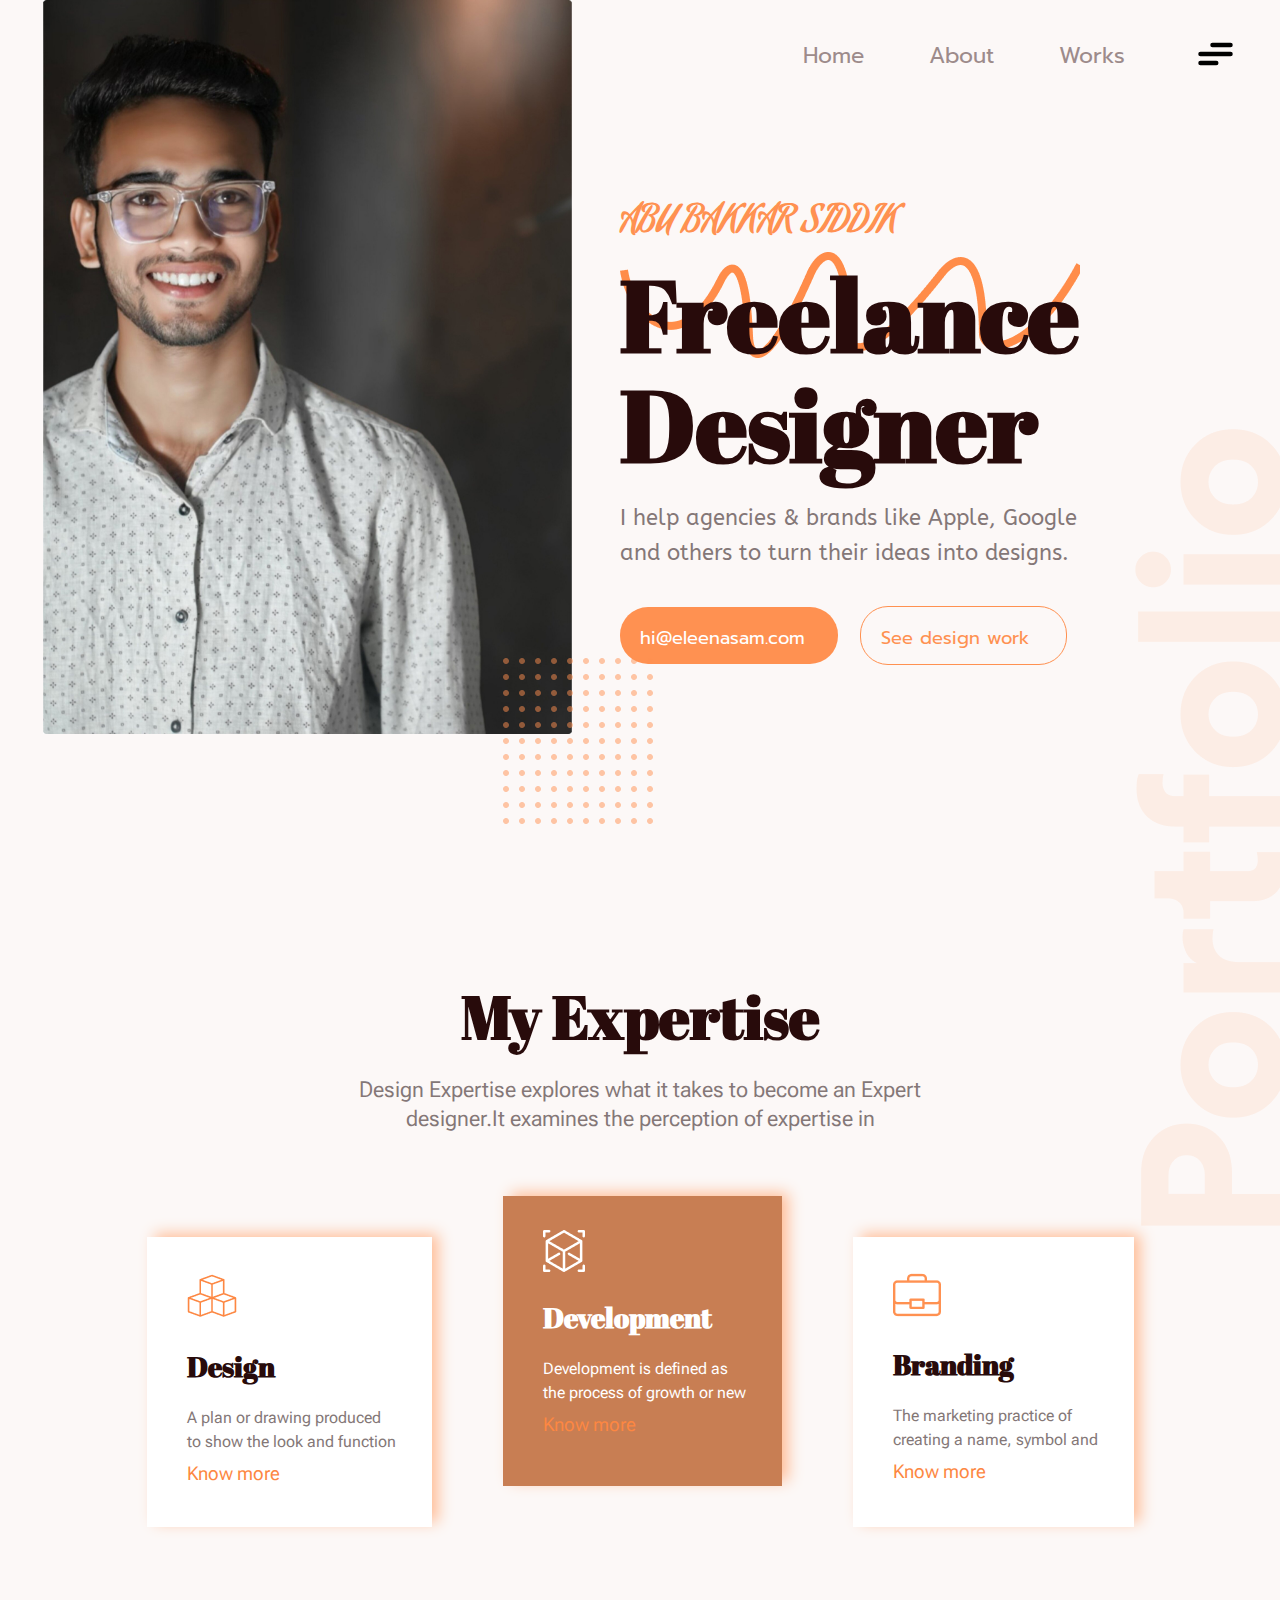
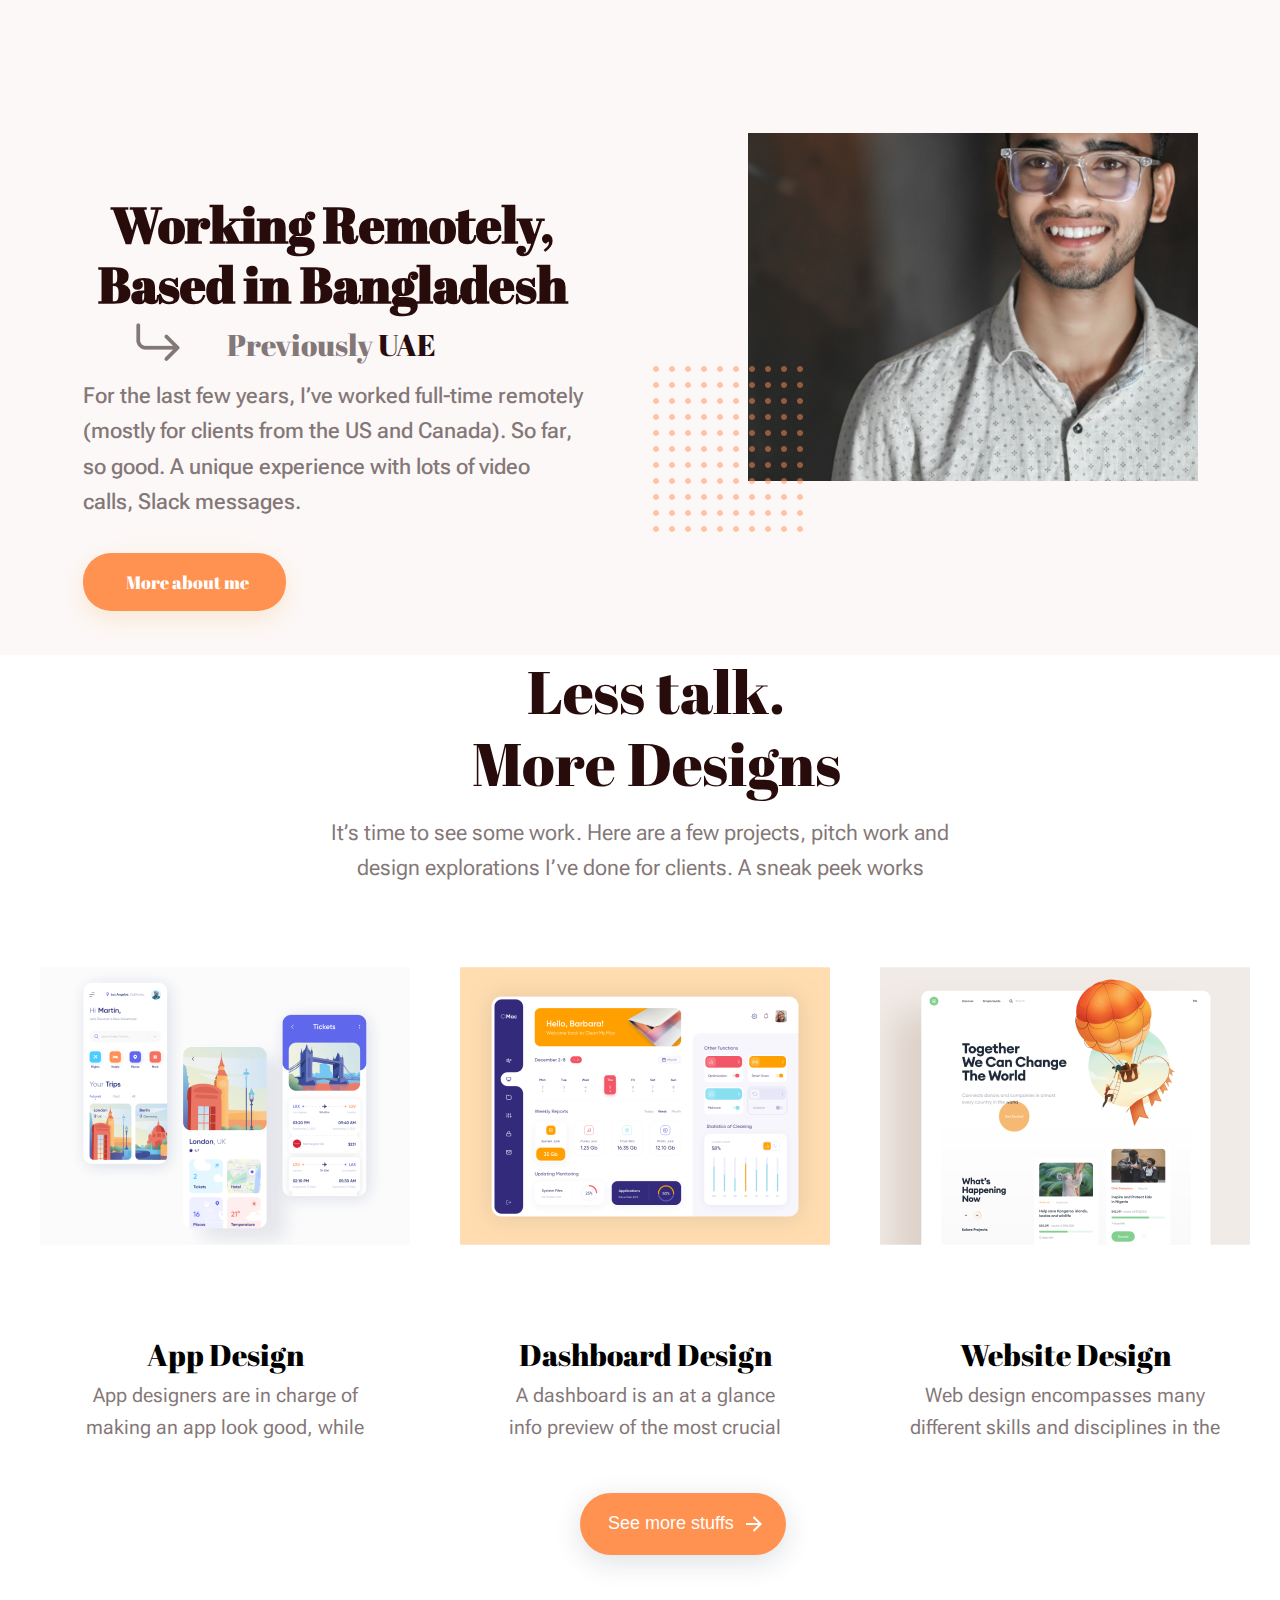
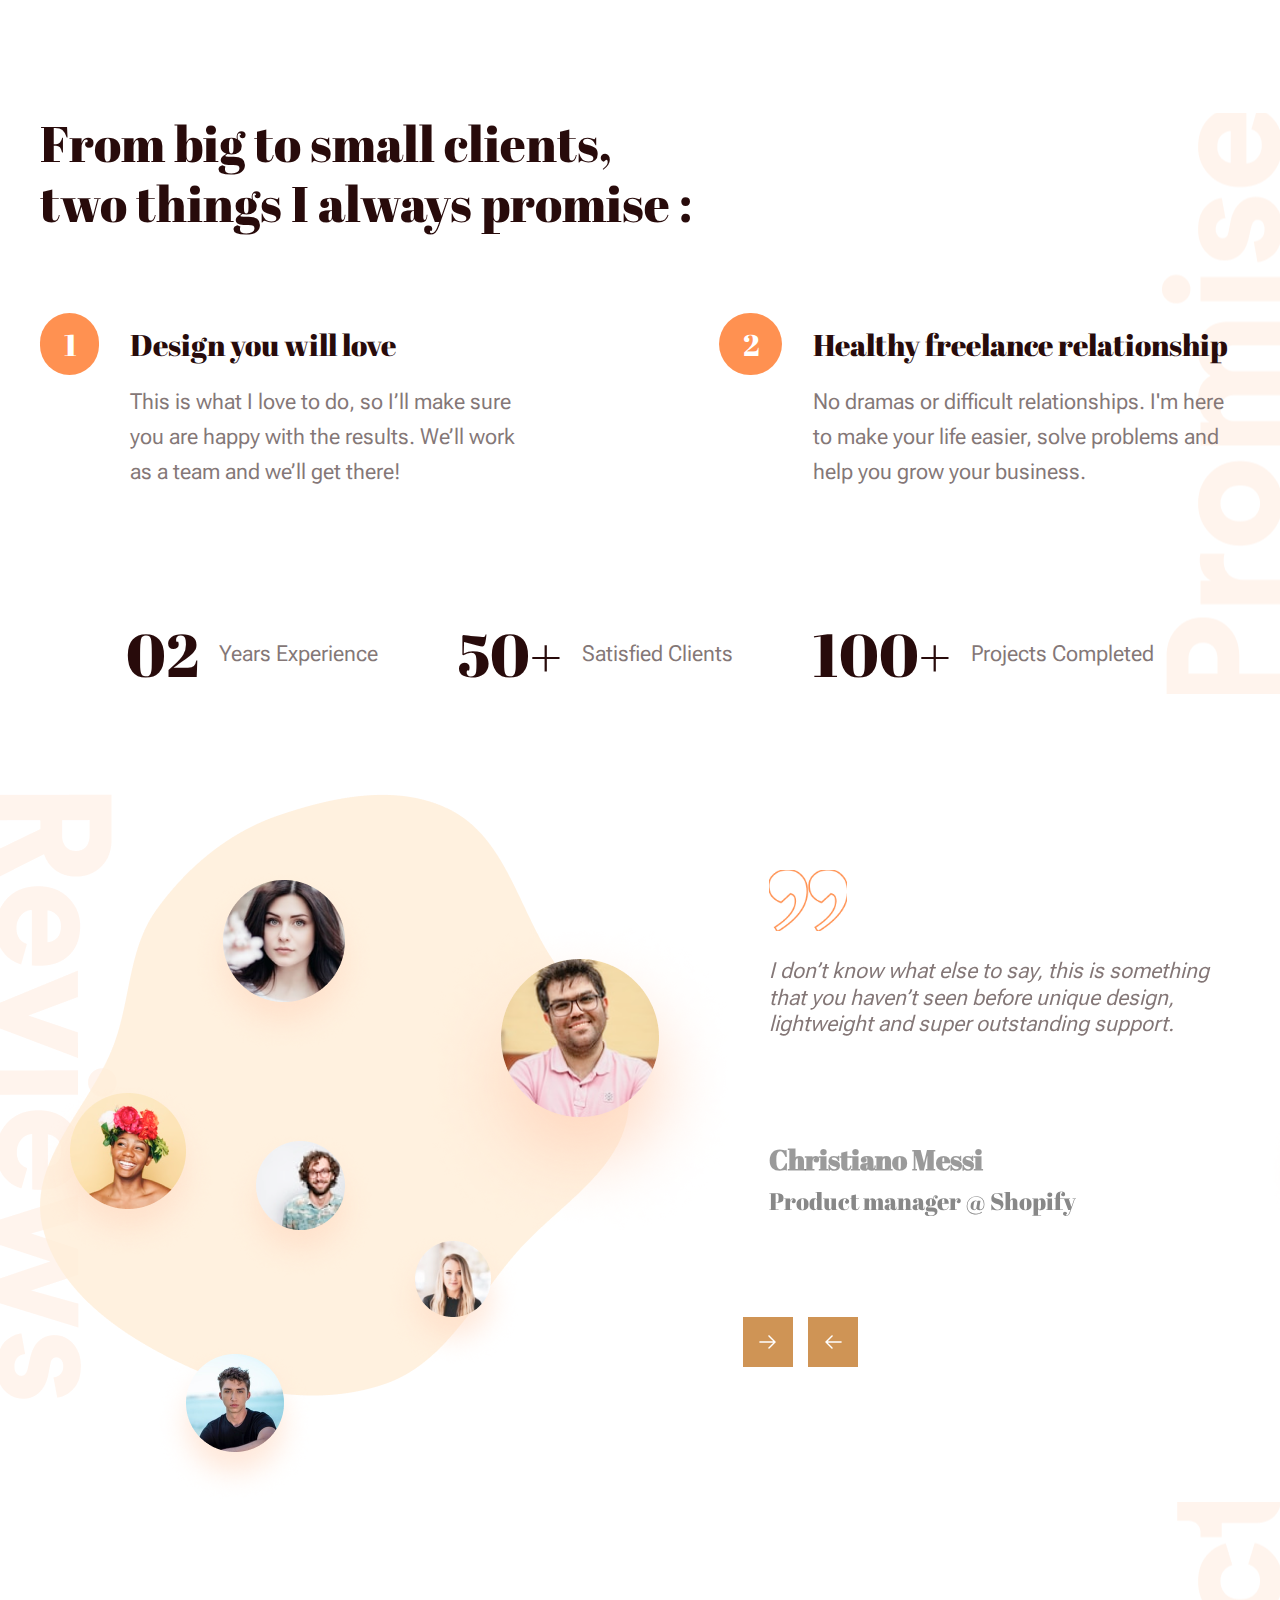
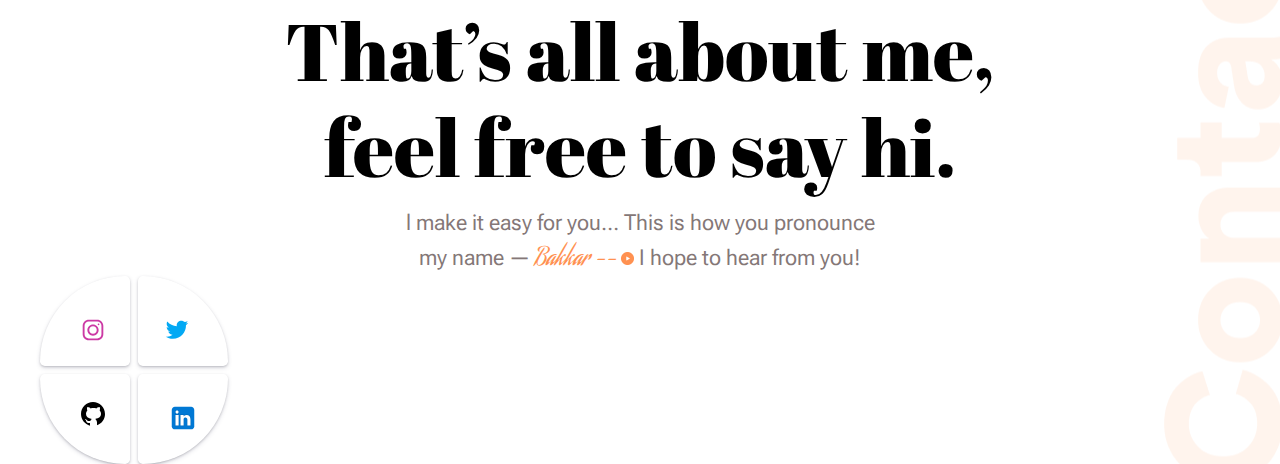
<file: index.html>
<!DOCTYPE html>
<html lang="en">
  <head>
    <link rel="stylesheet" href="style.css" />
    <meta charset="UTF-8" />
    <meta name="viewport" content="width=device-width, initial-scale=1.0" />
  
    <link rel="stylesheet" href="silder/silder.css" />
    <link rel="stylesheet" href="silder/silder-config.css" />
  

    <title>mY ProTfiLiO</title>
  </head>
  <body>
    <section class="section-01"  >
      <div class="conatiner">
        <div class="header_content"   >
          <div class="header_1st" >
            <img src="img/Rectangle 3117 (1).jpg" alt="" />
            <div class="dot">
              <img src="img/Dots.png" alt="" />
            </div>
          </div>

          <div class="left_side">
            <div class="navbar">
              <ul>
                <li><a href="#" id="active">Home</a></li>
                <li><a href="#">About</a></li>
                <li><a href="#">Works</a></li>
                <li>  <label class="hamburger">
                  <input type="checkbox">
                  <svg viewBox="0 0 32 32">
                    <path class="line line-top-bottom" d="M27 10 13 10C10.8 10 9 8.2 9 6 9 3.5 10.8 2 13 2 15.2 2 17 3.8 17 6L17 26C17 28.2 18.8 30 21 30 23.2 30 25 28.2 25 26 25 23.8 23.2 22 21 22L7 22"></path>
                    <path class="line" d="M7 16 27 16"></path>
                  </svg>
                </label>        </li>
              </ul>
            </div>

            <div class="about">
              <h6>Abu Bakkar Siddik</h6>

              <div class="heading">
                <h1>
                  Freelance <br />
                  Designer
                </h1>
              </div>

              <p>
                I help agencies & brands like Apple, Google <br />
                and others to turn their ideas into designs.
              </p>

              <div class="buttom">
                <a href="#" class="Email">hi@eleenasam.com </a>
                <a href="#" class="desing">See design work</a>
              </div>
            </div>
          </div>
        </div>

        <div class="hero_content">
          <div class="hero_heading">
            <h2>My Expertise</h2>
            <p class="hero_p">
              Design Expertise explores what it takes to become an Expert <br />
              designer.It examines the perception of expertise in
            </p>
          </div>

          <div class="hero_cards">
            <div class="hero_card">
              <img src="img/3d-design 1.png" alt="" />
              <h3>Design</h3>
              <p class="tow">
                A plan or drawing produced <br> to show the look and function
              </p>
              <p class="one">Know more</p>
            </div>

            <div class="hero_card card-2">
              <img src="img/Group 9807.png" alt="" />
              <h3 class="hero-h3">Development</h3>
              <p class="tow" id="hero-3">
                Development is defined as <br>  the process of growth or new
              </p>
              <p class="one">Know more</p>
            </div>

            <div class="hero_card">
              <img src="img/Group 9808.png" alt="" />
              <h3>Branding</h3>
              <p class="tow">
                The marketing practice of <br> creating a name, symbol and
              </p>
              <p class="one">Know more</p>
            </div>
          </div>
        </div>
      </div>
    </section>

    <section class="section-02">
      <div class="container">
        <div class="sect2_content">
          <div class="right-side">
            <div class="sect2_heading">
              <h2>
                Working Remotely,<br />
                Based in Bangladesh
              </h2>
              <img src="img/Frame 50.png" alt="" />
              <h6><span>Previously </span>UAE</h6>
            </div>
            <p>
              For the last few years, I’ve worked full-time remotely (mostly for
              clients from the US and Canada). So far, so good. A unique
              experience with lots of video calls, Slack messages.
            </p>

            <div class="right-side_btn">
              <a href="#">More about me</a>
            </div>
          </div>

          <div class="left_side_sect2">
            <div class="main_img">
              <img src="img/Rectangle 3125.png" alt="" />
            </div>
            <div class="secnd-img">
              <img src="img/Dots.png" alt="" />
            </div>
          </div>
        </div>
      </div>
    </section>

    <section class="section-3">
      <div class="container">
        <div class="sect-3_heading">
          <h2>
            Less talk. <br />
            More Designs
          </h2>
          <p>
            It’s time to see some work. Here are a few projects, pitch work and
            <br />

            design explorations I’ve done for clients. A sneak peek works
          </p>
        </div>
        <div class="section-3_content">
          <div class="content-card first">
            <a href="https://dmabubakkar0.github.io/HOME-PAGE/" target="_blank">
              <img src="img/Rectangle 3126.png" alt="" />
            </a>
            <h6>App Design</h6>
            <p>App designers are in charge of <br> making an app look good, while</p>
          </div>

          <div class="content-card second">
            <a href=" https://dmabubakkar0.github.io/LAWMATE/" target="_blank">
              <img src="img/Rectangle 3128.png" />
            </a>
            <h6>Dashboard Design</h6>
            <p>
              A dashboard is an at a glance <br> info preview of the most crucial
            </p>
          </div>
          <div class="content-card third">
            <a href=" https://dmabubakkar0.github.io/Agancy--/" target="_blank">
              <img src="img/Rectangle 3127.png" alt="" />
            </a>
            <h6>Website Design</h6>
            <p>
              Web design encompasses many <br> different skills and disciplines in
              the
            </p>
          </div>
        </div>

        <div class="secion-3_btn">
          <a
            href=" https://github.com/dmabubakkar0?tab=repositories"
            target="_blank"
          >
            <button class="animated-button">
              <svg
                viewBox="0 0 24 24"
                class="arr-2"
                xmlns="http://www.w3.org/2000/svg"
              >
                <path
                  d="M16.1716 10.9999L10.8076 5.63589L12.2218 4.22168L20 11.9999L12.2218 19.778L10.8076 18.3638L16.1716 12.9999H4V10.9999H16.1716Z"
                ></path>
              </svg>
              <span class="text"> See more stuffs</span>
              <span class="circle"></span>
              <svg
                viewBox="0 0 24 24"
                class="arr-1"
                xmlns="http://www.w3.org/2000/svg"
              >
                <path
                  d="M16.1716 10.9999L10.8076 5.63589L12.2218 4.22168L20 11.9999L12.2218 19.778L10.8076 18.3638L16.1716 12.9999H4V10.9999H16.1716Z"
                ></path>
              </svg>
            </button>
          </a>
        </div>
      </div>
    </section>
    <section class="section-4">
      <div class="container">
        <div class="section-4_content">
          <div class="section-04_heading">
            <h5>
              From big to small clients, <br />
              two things I always promise :
            </h5>
          </div>

          <div class="about_freelance">
            <div class="first_about">
              <div class="one"><a href="#" target="_blank"> 1 </a></div>

              <div class="about-text">
                <h4>Design you will love</h4>
                <p>
                  This is what I love to do, so I’ll make sure you are happy
                  with the results. We’ll work as a team and we’ll get there!
                </p>
              </div>
            </div>

            <div class="secend_about">
              <div class="one"><a href="#" target="_blank"> 2 </a></div>

              <div class="about-text">
                <h4>Healthy freelance relationship</h4>
                <p>
                  No dramas or difficult relationships. I'm here to make your
                  life easier, solve problems and help you grow your business.
                </p>
              </div>
            </div>
          </div>
          <div class="skill_show">
            <div class="exprience">
              <h6>02 <span> Years Experience</span></h6>

              <h6>50+ <span> Satisfied Clients</span></h6>

              <h6>100+ <span>Projects Completed</span></h6>
            </div>
          </div>
        </div>
      </div>
    </section>

    <section class="section-silder">
      <div class="container">
        <div class="silder-prent">
          <div class="slider_part">
            <div class="owl-carousel owl-theme slider_profile">
              <div class="item">
                <div class="slider_card">
                  <img class="profile" src="img/Clients.png" alt="" />
                  <div class="slider_text">
                    <img class="quote" src="img/”.png" alt="" />
                    <p class="feedback">
                      I don’t know what else to say, this is something that you
                      haven’t seen before unique design, lightweight and super
                      outstanding support.
                    </p>
                    <p class="name">Christiano Messi</p>
                    <p class="title">Product manager @ Shopify</p>
                  </div>
                </div>
              </div>

              <div class="item">
                <div class="slider_card">
                  <img class="profile" src="img/Clients.png" alt="" />
                  <div class="slider_text">
                    <img class="quote" src="img/”.png" alt="" />
                    <p class="feedback">
                      I don’t know what else to say, this is something that you
                      haven’t seen before unique design, lightweight and super
                      outstanding support.
                    </p>
                    <p class="name">Christiano Messi</p>
                    <p class="title">Product manager @ Shopify</p>
                  </div>
                </div>
              </div>

              <div class="item">
                <div class="slider_card">
                  <img class="profile" src="img/Clients.png" alt="" />
                  <div class="slider_text">
                    <img class="quote" src="img/”.png" alt="" />
                    <p class="feedback">
                      I don’t know what else to say,  this is something that you 
                      haven’t seen before unique  design, lightweight and super 
                      outstanding support.
                    </p>
                    <p class="name">Christiano Messi</p>
                    <p class="title">Product manager @ Shopify</p>
                  </div>
                </div>
              </div>
            </div>
          </div>
        </div>
      </div>
    </section>

    <section class="section-footer">
      <div class="container">
        <div class="footer-content">
          <h4>
            That’s all about me, <br />
            feel free to say hi.
          </h4>
          <p>
            l make it easy for you… This is how you pronounce <br />
            my name — <span>Bakkar -- <img src="img/Play.png" alt="" /></span> I
            hope to hear from you!
          </p>

          <div class="socile-meadia">
            <div class="main">
              <div class="up">
                <a
                  href="https://www.instagram.com/bakkar__ig/ "
                  target="_blank"
                >
                  <button class="card1">
                    <svg
                      xmlns="http://www.w3.org/2000/svg"
                      xmlns:xlink="http://www.w3.org/1999/xlink"
                      viewBox="0,0,256,256"
                      width="30px"
                      height="30px"
                      fill-rule="nonzero"
                      class="instagram"
                    >
                      <g
                        fill-rule="nonzero"
                        stroke="none"
                        stroke-width="1"
                        stroke-linecap="butt"
                        stroke-linejoin="miter"
                        stroke-miterlimit="10"
                        stroke-dasharray=""
                        stroke-dashoffset="0"
                        font-family="none"
                        font-weight="none"
                        font-size="none"
                        text-anchor="none"
                        style="mix-blend-mode: normal"
                      >
                        <g transform="scale(8,8)">
                          <path
                            d="M11.46875,5c-3.55078,0 -6.46875,2.91406 -6.46875,6.46875v9.0625c0,3.55078 2.91406,6.46875 6.46875,6.46875h9.0625c3.55078,0 6.46875,-2.91406 6.46875,-6.46875v-9.0625c0,-3.55078 -2.91406,-6.46875 -6.46875,-6.46875zM11.46875,7h9.0625c2.47266,0 4.46875,1.99609 4.46875,4.46875v9.0625c0,2.47266 -1.99609,4.46875 -4.46875,4.46875h-9.0625c-2.47266,0 -4.46875,-1.99609 -4.46875,-4.46875v-9.0625c0,-2.47266 1.99609,-4.46875 4.46875,-4.46875zM21.90625,9.1875c-0.50391,0 -0.90625,0.40234 -0.90625,0.90625c0,0.50391 0.40234,0.90625 0.90625,0.90625c0.50391,0 0.90625,-0.40234 0.90625,-0.90625c0,-0.50391 -0.40234,-0.90625 -0.90625,-0.90625zM16,10c-3.30078,0 -6,2.69922 -6,6c0,3.30078 2.69922,6 6,6c3.30078,0 6,-2.69922 6,-6c0,-3.30078 -2.69922,-6 -6,-6zM16,12c2.22266,0 4,1.77734 4,4c0,2.22266 -1.77734,4 -4,4c-2.22266,0 -4,-1.77734 -4,-4c0,-2.22266 1.77734,-4 4,-4z"
                          ></path>
                        </g>
                      </g>
                    </svg>
                  </button>
                </a>

                <a href="https://twitter.com/abu_bakkar06 " target="_blank">
                  <button class="card2">
                    <svg
                      xmlns="http://www.w3.org/2000/svg"
                      viewBox="0 0 48 48"
                      width="30px"
                      height="30px"
                      class="twitter"
                    >
                      <path
                        d="M42,12.429c-1.323,0.586-2.746,0.977-4.247,1.162c1.526-0.906,2.7-2.351,3.251-4.058c-1.428,0.837-3.01,1.452-4.693,1.776C34.967,9.884,33.05,9,30.926,9c-4.08,0-7.387,3.278-7.387,7.32c0,0.572,0.067,1.129,0.193,1.67c-6.138-0.308-11.582-3.226-15.224-7.654c-0.64,1.082-1,2.349-1,3.686c0,2.541,1.301,4.778,3.285,6.096c-1.211-0.037-2.351-0.374-3.349-0.914c0,0.022,0,0.055,0,0.086c0,3.551,2.547,6.508,5.923,7.181c-0.617,0.169-1.269,0.263-1.941,0.263c-0.477,0-0.942-0.054-1.392-0.135c0.94,2.902,3.667,5.023,6.898,5.086c-2.528,1.96-5.712,3.134-9.174,3.134c-0.598,0-1.183-0.034-1.761-0.104C9.268,36.786,13.152,38,17.321,38c13.585,0,21.017-11.156,21.017-20.834c0-0.317-0.01-0.633-0.025-0.945C39.763,15.197,41.013,13.905,42,12.429"
                      ></path>
                    </svg>
                  </button>
                </a>
              </div>
              <div class="down">
                <a href="https://github.com/dmabubakkar0" target="_blank">
                  <button class="card3">
                    <svg
                      xmlns="http://www.w3.org/2000/svg"
                      viewBox="0 0 30 30"
                      width="30px"
                      height="30px"
                      class="github"
                    >
                      <path
                        d="M15,3C8.373,3,3,8.373,3,15c0,5.623,3.872,10.328,9.092,11.63C12.036,26.468,12,26.28,12,26.047v-2.051 c-0.487,0-1.303,0-1.508,0c-0.821,0-1.551-0.353-1.905-1.009c-0.393-0.729-0.461-1.844-1.435-2.526 c-0.289-0.227-0.069-0.486,0.264-0.451c0.615,0.174,1.125,0.596,1.605,1.222c0.478,0.627,0.703,0.769,1.596,0.769 c0.433,0,1.081-0.025,1.691-0.121c0.328-0.833,0.895-1.6,1.588-1.962c-3.996-0.411-5.903-2.399-5.903-5.098 c0-1.162,0.495-2.286,1.336-3.233C9.053,10.647,8.706,8.73,9.435,8c1.798,0,2.885,1.166,3.146,1.481C13.477,9.174,14.461,9,15.495,9 c1.036,0,2.024,0.174,2.922,0.483C18.675,9.17,19.763,8,21.565,8c0.732,0.731,0.381,2.656,0.102,3.594 c0.836,0.945,1.328,2.066,1.328,3.226c0,2.697-1.904,4.684-5.894,5.097C18.199,20.49,19,22.1,19,23.313v2.734 c0,0.104-0.023,0.179-0.035,0.268C23.641,24.676,27,20.236,27,15C27,8.373,21.627,3,15,3z"
                      ></path>
                    </svg>
                  </button>
                </a>

                <a
                  href=" www.linkedin.com/in/muhammad-abu-bakkar-978030276"
                  target="_blank"
                >
                  <button class="card4">
                    <svg
                      xmlns="http://www.w3.org/2000/svg"
                      x="0px"
                      y="0px"
                      width="30"
                      height="30"
                      viewBox="0 0 48 48"
                    >
                      <path
                        fill="#0078d4"
                        d="M42,37c0,2.762-2.238,5-5,5H11c-2.761,0-5-2.238-5-5V11c0-2.762,2.239-5,5-5h26c2.762,0,5,2.238,5,5	V37z"
                      ></path>
                      <path
                        d="M30,37V26.901c0-1.689-0.819-2.698-2.192-2.698c-0.815,0-1.414,0.459-1.779,1.364	c-0.017,0.064-0.041,0.325-0.031,1.114L26,37h-7V18h7v1.061C27.022,18.356,28.275,18,29.738,18c4.547,0,7.261,3.093,7.261,8.274	L37,37H30z M11,37V18h3.457C12.454,18,11,16.528,11,14.499C11,12.472,12.478,11,14.514,11c2.012,0,3.445,1.431,3.486,3.479	C18,16.523,16.521,18,14.485,18H18v19H11z"
                        opacity=".05"
                      ></path>
                      <path
                        d="M30.5,36.5v-9.599c0-1.973-1.031-3.198-2.692-3.198c-1.295,0-1.935,0.912-2.243,1.677	c-0.082,0.199-0.071,0.989-0.067,1.326L25.5,36.5h-6v-18h6v1.638c0.795-0.823,2.075-1.638,4.238-1.638	c4.233,0,6.761,2.906,6.761,7.774L36.5,36.5H30.5z M11.5,36.5v-18h6v18H11.5z M14.457,17.5c-1.713,0-2.957-1.262-2.957-3.001	c0-1.738,1.268-2.999,3.014-2.999c1.724,0,2.951,1.229,2.986,2.989c0,1.749-1.268,3.011-3.015,3.011H14.457z"
                        opacity=".07"
                      ></path>
                      <path
                        fill="#fff"
                        d="M12,19h5v17h-5V19z M14.485,17h-0.028C12.965,17,12,15.888,12,14.499C12,13.08,12.995,12,14.514,12	c1.521,0,2.458,1.08,2.486,2.499C17,15.887,16.035,17,14.485,17z M36,36h-5v-9.099c0-2.198-1.225-3.698-3.192-3.698	c-1.501,0-2.313,1.012-2.707,1.99C24.957,25.543,25,26.511,25,27v9h-5V19h5v2.616C25.721,20.5,26.85,19,29.738,19	c3.578,0,6.261,2.25,6.261,7.274L36,36L36,36z"
                      ></path>
                    </svg>
                  </button>
                </a>
              </div>
            </div>
          </div>
        </div>
      </div>
    </section>

    <script
      src="https://code.jquery.com/jquery-3.6.0.min.js"
      integrity="sha256-/xUj+3OJU5yExlq6GSYGSHk7tPXikynS7ogEvDej/m4="
      crossorigin="anonymous"
    ></script>
    <script src="silder/silder-config.js"></script>
    <script src="silder/silder.js"></script>
  </body>
</html>
</file>
<file: style.css>
@import url("https://fonts.googleapis.com/css2?family=Abril+Fatface&display=swap");
@import url("https://fonts.googleapis.com/css2?family=ABeeZee:ital@0;1&family=Abril+Fatface&family=Aguafina+Script&family=Prompt:ital,wght@0,100;0,200;0,300;0,400;0,500;0,600;0,700;0,800;0,900;1,100;1,200;1,300;1,400;1,500;1,600;1,700;1,800;1,900&display=swap");

@import url("https://fonts.googleapis.com/css2?family=ABeeZee:ital@0;1&family=Abril+Fatface&family=Aguafina+Script&family=Prompt:ital,wght@0,100;0,200;0,300;0,400;0,500;0,600;0,700;0,800;0,900;1,100;1,200;1,300;1,400;1,500;1,600;1,700;1,800;1,900&display=swap");

@import url("https://fonts.googleapis.com/css2?family=ABeeZee:ital@0;1&family=Abril+Fatface&family=Aguafina+Script&family=Prompt:ital,wght@0,100;0,200;0,300;0,400;0,500;0,600;0,700;0,800;0,900;1,100;1,200;1,300;1,400;1,500;1,600;1,700;1,800;1,900&family=Roboto+Flex:opsz,wght@8..144,100..1000&display=swap");

* {
  padding: 0;
  margin: 0;
  box-sizing: border-box;

  text-decoration: none;
  list-style: none;
}

html {
  scroll-behavior: smooth;

}

:root {
  --color_1-primary: #fb5c00;
  --color_2-primary: #847777;
  --color_3-primary: #280b0b;
  --color_4-primary: #ffffff;
  --color_5-primary: #ff9151;
  --color_6-primary: #fee1d0;
  --color_7-primary: #fd8742;
  --color_8-primary: #967878;
  --color_9-primary: #efefef;
  --color-_10primary: #9d8b8b;
  --color-_11primary: #ff8c49;
  --color-_12primary: #000000;
  --color-_13primary: #7c6d6d;
  --color-_14primary: #e4b290;
  --color-_15primary: #f0ceb3;
  --color-_16primary: #ffd6a4;
  --color-_17primary: #ffefe8;
  --color-_18primary: #fffafa;
}

.container {
  max-width: 1260px;
  padding: 0 30px;
  margin: auto;
}

/* <-----------> */
.section-01 {
  background-color: #fcf8f7;
  min-height: 1633px;
  background-image: url(img/Portfolio.png);
  background-repeat: no-repeat;
  background-position: right;
  background-position-y: 429px;
}

.header_content {
  display: flex;
  justify-content: space-between;
   
}

.header_1st {
  max-width: 700px;
  min-height: 829px;
  padding-left: 43px;
  position: relative;
}

.header_1st img {
  width: 529px;
}

.header_1st .dot img {
  width: 150px;
  height: 166px;
  position: absolute;
  right: -81px;
  bottom: 5px;
}

.navbar {
  float: right;
  padding-top: 30px;
  padding-right: 42px;
}

.navbar ul {
  display: flex;
  gap: 65px;
  align-items: center;
}


.hamburger {
  cursor: pointer;
}

.hamburger input {
  display: none;
}

.hamburger svg {
  /* The size of the SVG defines the overall size */
  height: 3em;
  /* Define the transition for transforming the SVG */
  transition: transform 600ms cubic-bezier(0.4, 0, 0.2, 1);
}

.line {
  fill: none;
  stroke: rgb(0, 0, 0);
  stroke-linecap: round;
  stroke-linejoin: round;
  stroke-width: 3;
  /* Define the transition for transforming the Stroke */
  transition: stroke-dasharray 600ms cubic-bezier(0.4, 0, 0.2, 1),
    stroke-dashoffset 600ms cubic-bezier(0.4, 0, 0.2, 1);
}

.line-top-bottom {
  stroke-dasharray: 12 63;
}

.hamburger input:checked+svg {
  transform: rotate(-45deg);
}

.hamburger input:checked+svg .line-top-bottom {
  stroke-dasharray: 20 300;
  stroke-dashoffset: -32.42;
}









.navbar a {
  font-size: 22px;
  line-height: 1.5387em;
  font-family: "Prompt", sans-serif;
  font-weight: 400;
  color: var(--color-_10primary);
}

.navbar #active:active {
  color: var(--color_3-primary);
}

.about {
  margin-top: 196px;
  margin-right: 200px;
}

.about h6 {
  font-size: 36px;
  line-height: 1.5555555555555556em;
  letter-spacing: 2px;
  text-transform: uppercase;
  font-family: "Aguafina Script", cursive;
  font-weight: 600;
  color: var(--color_5-primary);
}

.heading {
  background-image: url(img/Vector\ 173.png);
  background-repeat: no-repeat;
  padding-top: 22px;
}

.heading h1 {
  font-size: 100px;
  line-height: 110%;
  font-family: "Abril Fatface", serif;
  color: var(--color_3-primary);
  margin-top: -15px;
}

.about p {
  font-size: 22px;
  line-height: 160%;
  font-family: "ABeeZee", sans-serif;
  font-weight: 500;
  color: var(--color_2-primary);
  padding-top: 22px;
}

.buttom {
  padding-top: 54px;
}

.Email {
  background-color: var(--color_5-primary);
  padding: 17px 26px 12px 20px;
  border-radius: 28px;
  font-size: 18px;
  line-height: 1.5em;
  font-family: "Prompt", sans-serif;
  font-weight: 400;
  color: var(--color_4-primary);
}

.desing {
  background-color: var(--color_5-primary);
  background-color: transparent;
  padding: 17px 37px 12px 20px;
  border-radius: 28px;
  font-size: 18px;
  line-height: 1.5em;
  font-family: "Prompt", sans-serif;
  font-weight: 400;
  color: var(--color_5-primary);
  border: 1px solid var(--color_5-primary);
  margin-left: 22px;
}

/* HERO CONTENT STRAT  */

.hero_content {
  
 

   
  margin-top: 154px;
}

.hero_content h2 {
  text-align: center;
  font-size: 60px;
  line-height: 110%;
  font-family: "Abril Fatface", serif;
  font-weight: 600;
  color: var(--color_3-primary);
  padding-bottom: 27px;
}

.hero_content .hero_p {
  text-align: center;
  font-size: 22px;
  line-height: 130%;
  font-family: "Roboto Flex", sans-serif;
  font-weight: 400;
  color: var(--color_2-primary);
}

.hero_cards {
  margin-top: 104px;
  
  display: flex;
  gap: 71px;
  justify-content: center;
}

.hero_card {
  padding: 34px 36px 41px 40px;
  background-color: var(--color_4-primary);
  -webkit-box-shadow: 7px -4px 14px -1px rgba(255,188,149,1);
  -moz-box-shadow: 7px -4px 14px -1px rgba(255,188,149,1);
  box-shadow: 7px -4px 14px -1px rgba(255,188,149,1);
}

.card-2 {
  position: relative;
  bottom: 41px;
  background-color: #c87e53;

}

  .hero_card .hero-h3 {
    color: #FFF;
  }

 .hero_card #hero-3 {
  color: #FFF;
 }



.hero_card h3 {
  font-size: 28px;
  line-height: 160%;
  font-family: "Abril Fatface", serif;
  font-weight: 600;
  color: var(--color_3-primary);
  padding-top: 19px;
  padding-bottom: 17px;
}

.hero_card .tow {
  font-size: 16px;
  line-height: 1.5em;
  font-family: "Roboto Flex", sans-serif;
  font-weight: 400;
  color: var(--color_2-primary);
  padding-bottom: 8px;
}

.hero_card .one {
  font-size: 19px;
  line-height: 1.263157894736842em;
  font-family: "Roboto Flex", sans-serif;
  font-weight: 400;
  color: var(--color_7-primary);
}

/* SECTION-02 STRAT  */
.section-02 {
  min-height: 610px;
  background-color: #fcf8f7;
  padding-top: 100px;
}

.sect2_content {
  display: flex;
  align-items: center;
  justify-content: center;
  gap: 70px;
}

.main_img img {
  width: 450px;
  margin-left: 95px;
}

.secnd-img {
  position: relative;
  bottom: 119px;
}

.right-side {
  max-width: 500px;
}

.sect2_heading {
  position: relative;
}

.sect2_heading h2 {
  text-align: center;
  font-size: 50px;
  line-height: 120%;
  font-family: "Abril Fatface", serif;
  font-weight: 600;
  color: var(--color_3-primary);
}

.sect2_heading img {
  padding-left: 44px;
}

.sect2_heading h6 {
  position: absolute;
  bottom: 15px;
  left: 144px;
  font-size: 30px;
  line-height: 120%;
  font-family: "Abril Fatface", serif;
  font-weight: 400;
  color: var(--color_3-primary);
}

.sect2_heading h6 span {
  color: var(--color_2-primary);
}

.right-side p {
  font-size: 22px;
  line-height: 160%;
  font-family: "Roboto Flex", sans-serif;
  font-weight: 500;
  color: var(--color_2-primary);
}

.right-side_btn {
  padding-top: 53px;
}

.right-side_btn a {
  padding: 17px 37px 17px 43px;
  background-color: var(--color_5-primary);
  border-radius: 28px;
  font-size: 18px;
  line-height: 1.2em;
  font-family: "Abril Fatface", serif;
  font-weight: 400;
  color: var(--color_4-primary);
  box-shadow: rgba(238, 164, 68, 0.2) 0px 8px 24px;
}

/* SECTION-3 STRAT  */
.section-3 {
  background-image: url(img/design\\(1\).png);
  background-repeat:no-repeat;
  min-height:1058px;
}

.sect-3_heading {
  background-image: url(img/Vector\173\\(1\).png);
  background-repeat:no-repeat;

  background-position:center;
  background-position-y:0;
}

.sect-3_heading h2 {
  text-align: center;
  font-size: 60px;
  line-height: 120%;
  color: var(--color_3-primary);
  font-family: "Abril Fatface", serif;
  font-weight: 400;
  padding-bottom: 16px;
  padding-left: 32px;
}

.sect-3_heading p {
  text-align: center;
  font-size: 22px;
  line-height: 160%;
  font-family: "Roboto Flex", sans-serif;
  font-weight: 400;
  color: var(--color_2-primary);
}

.section-3_content {
  display: flex;
  gap: 50px;
}

/* .content-card {
  max-width: 370px;
  min-height: 601px;
  transition: 0.5s ease-in-out;
} */

.content-card h6 {
  text-align: center;
  font-size: 30px;
  line-height: 160%;
  font-family: "Abril Fatface", serif;
  font-weight: 400;
  color: var(--color-_12primary);
  
}

.content-card p {
  text-align: center;
  font-size: 20px;
  line-height: 160%;
  font-family: "Roboto Flex", sans-serif;
  font-weight: 400;
  color: var(--color_2-primary);
}



.secion-3_btn {
  text-align: center;
  padding-left: 45%;
  padding-top: 50px;
}

.animated-button .text {
  font-size: 18px;
  line-height: 1.2em;

  font-weight: 400;
}

.animated-button {
  position: relative;
  display: flex;
  align-items: center;
  gap: 4px;
  padding: 16px 36px;
  border: 4px solid;
  border-color: transparent;
  font-size: 16px;
  background-color: inherit;
  border-radius: 100px;
  font-weight: 600;
  color: rgb(255, 255, 255);
  background-color: #ff9151;

  box-shadow: #071c3b23 0px 7px 29px 0px;
  cursor: pointer;
  overflow: hidden;
  transition: all 0.6s cubic-bezier(0.23, 1, 0.32, 1);
}

.animated-button svg {
  position: absolute;
  width: 24px;
  fill: rgb(255, 255, 255);
  z-index: 9;
  transition: all 0.8s cubic-bezier(0.23, 1, 0.32, 1);
}

.animated-button .arr-1 {
  right: 16px;
}

.animated-button .arr-2 {
  left: -25%;
}

.animated-button .circle {
  position: absolute;
  top: 50%;
  left: 50%;
  transform: translate(-50%, -50%);
  width: 20px;
  height: 20px;
  background-color: #e8622c;
  border-radius: 50%;
  opacity: 0;
  transition: all 0.8s cubic-bezier(0.23, 1, 0.32, 1);
}

.animated-button .text {
  position: relative;
  z-index: 1;
  transform: translateX(-12px);
  transition: all 0.8s cubic-bezier(0.23, 1, 0.32, 1);
}

.animated-button:hover {
  box-shadow: 0 0 0 12px transparent;
  color: #fff;
  border-radius: 12px;
}

.animated-button:hover .arr-1 {
  right: -25%;
}

.animated-button:hover .arr-2 {
  left: 16px;
}

.animated-button:hover .text {
  transform: translateX(12px);
}

.animated-button:hover svg {
  fill: #212121;
}

.animated-button:active {
  scale: 0.95;
  box-shadow: 0 0 0 4px greenyellow;
}

.animated-button:hover .circle {
  width: 220px;
  height: 220px;
  opacity: 1;
}

.section-4 {
  min-height: 551px;
  background-image: url(img/Promise.png);
  background-repeat: no-repeat;
  background-position: right;
}

.section-04_heading h5 {
  font-size: 50px;
  line-height: 120%;
  font-family: "Abril Fatface", serif;
  font-weight: 400;
  color: var(--color_3-primary);
}

.about_freelance {
  padding-top: 94px;
  display: flex;
  justify-content: space-between;
}

.first_about {
  display: flex;
  gap: 31px;
  max-width: 496px;
  min-height: 191px;
}

.secend_about {
  display: flex;
  gap: 31px;
  max-width: 521px;
  min-height: 191px;
}

.about-text h4 {
  padding-bottom: 21px;
  font-size: 30px;
  line-height: 120%;
  font-family: "Abril Fatface", serif;
  font-weight: 400;
  color: var(--color_3-primary);
}

.about-text p {
  font-size: 22px;
  line-height: 160%;
  font-family: "Roboto Flex", sans-serif;
  font-weight: 400;
  color: var(--color_2-primary);
}

.first_about .one a {
  background-color: var(--color_5-primary);
  padding: 11px 22px 10px 24px;
  font-size: 30px;
  line-height: 120%;
  font-family: "Abril Fatface", serif;
  font-weight: 300;
  color: var(--color_4-primary);
  border-radius: 40px;
}

.secend_about .one a {
  background-color: var(--color_5-primary);
  padding: 11px 22px 10px 24px;
  font-size: 30px;
  line-height: 120%;
  font-family: "Abril Fatface", serif;
  font-weight: 300;
  color: var(--color_4-primary);
  border-radius: 40px;
}

.exprience {
  padding-top: 96px;
  display: flex;
  align-items: center;
  justify-content: center;
  gap: 80px;
}

.exprience h6 {
  display: flex;
  align-items: center;
  gap: 20px;
  font-size: 60px;
  list-style: 120%;
  font-family: "Abril Fatface", serif;
  font-weight: 400;
  color: var(--color_3-primary);
}

.exprience h6 span {
  font-size: 22px;
  line-height: 120%;
  font-family: "Roboto Flex", sans-serif;
  font-weight: 400;
  color: var(--color_2-primary);
  color: var(-);
}

.section-silder {
  margin-top: 100px;
  overflow: hidden;
  background-image: url(img/Reviews.png);
  background-repeat: no-repeat;
}

.silder-prent {
  min-height: 500px;
  background-image: url(img/Vector.png);
  background-repeat: no-repeat;
}













.section-footer {
  min-height: 400px;
  padding-top: 100px;
  background-image: url(img/Contact.png);
  background-repeat: no-repeat;
  background-position: right;
}



.footer-content h4 {
  font-size: 80px;
  line-height: 120%;
  font-family: "Abril Fatface", serif;
  color: var(--color-_12primary);
  text-align: center;
  font-weight: 400;

}

.footer-content p {
  font-size: 22px;
  line-height: 160%;
  font-family: "Roboto Flex", sans-serif;
  color: var(--color_2-primary);
  text-align: center;
  font-weight: 400;
  padding-top: 11px;

}

.footer-content p span {
  font-size: 25px;
  line-height: 1.2em;
  font-family: "Aguafina Script", cursive;
  font-weight: 500;
  color: var(--color_5-primary);
}



.main {
  display: flex;
  flex-direction: column;
  gap: 0.5em;
  padding-left: 0%;
  padding-top: 0px;
  transition: 1.0s ease-in-out;
  cursor: pointer;
}

.main:hover {
  padding-left: 40%;
  padding-top: 20px;
}


.up {
  display: flex;
  flex-direction: row;
  gap: 0.5em;
}

.down {
  display: flex;
  flex-direction: row;
  gap: 0.5em;
}

.card1 {
  width: 90px;
  height: 90px;
  outline: none;
  border: none;
  background: white;
  border-radius: 90px 5px 5px 5px;
  box-shadow: rgba(50, 50, 93, 0.25) 0px 2px 5px -1px, rgba(0, 0, 0, 0.3) 0px 1px 3px -1px;
  transition: .2s ease-in-out;
}

.instagram {
  margin-top: 1.5em;
  margin-left: 1.2em;
  fill: #cc39a4;
}

.card2 {
  width: 90px;
  height: 90px;
  outline: none;
  border: none;
  background: white;
  border-radius: 5px 90px 5px 5px;
  box-shadow: rgba(50, 50, 93, 0.25) 0px 2px 5px -1px, rgba(0, 0, 0, 0.3) 0px 1px 3px -1px;
  transition: .2s ease-in-out;
}

.twitter {
  margin-top: 1.5em;
  margin-left: -.9em;
  fill: #03A9F4;
}

.card3 {
  width: 90px;
  height: 90px;
  outline: none;
  border: none;
  background: white;
  border-radius: 5px 5px 5px 90px;
  box-shadow: rgba(50, 50, 93, 0.25) 0px 2px 5px -1px, rgba(0, 0, 0, 0.3) 0px 1px 3px -1px;
  transition: .2s ease-in-out;
}

.github {
  margin-top: -.6em;
  margin-left: 1.2em;
}

.card4 {
  width: 90px;
  height: 90px;
  outline: none;
  border: none;
  background: white;
  border-radius: 5px 5px 90px 5px;
  box-shadow: rgba(50, 50, 93, 0.25) 0px 2px 5px -1px, rgba(0, 0, 0, 0.3) 0px 1px 3px -1px;
  transition: .2s ease-in-out;
}

.discord {
  margin-top: -.9em;
  margin-left: -1.2em;
  fill: #8c9eff;
}

.card1:hover {
  cursor: pointer;
  scale: 1.1;
  background-color: #cc39a4;
}

.card1:hover .instagram {
  fill: white;
}

.card2:hover {
  cursor: pointer;
  scale: 1.1;
  background-color: #03A9F4;
}

.card2:hover .twitter {
  fill: white;
}

.card3:hover {
  cursor: pointer;
  scale: 1.1;
  background-color: black;
}

.card3:hover .github {
  fill: white;
}

.card4:hover {
  cursor: pointer;
  scale: 1.1;
  background-color: #8c9eff;
}

.card4:hover .discord {
  fill: white;
}



/* TAbLATE REsponsive  */

@media  (min-width:768px) And (max-width:1100px) {

/* section-1  */

.header_1st img {
  width: 370px;
}





  
}
</file>
<file: silder/silder.css>
.slider_profile .slider_card {
  display: flex;
  gap: 30px;
  padding-top: 76px;
}
.slider_profile .slider_card .slider_text .quote {
  max-width: 78px;
}


  .slider_profile .slider_card .slider_text .feedback {
    font-family: "Roboto Flex", sans-serif;
    font-size: 22px;
    line-height: 120%;
    font-weight: 400;
  color: var(--color_2-primary);
 font-style: oblique;
    margin-top: 23px;
    margin-bottom: 28px;
    /* word-break: break-all; */
  }
  .slider_profile .slider_card .slider_text .name {
    font-family: "Abril Fatface", serif;
    font-size: 28px;
    line-height: 120%;
    font-weight: 700;
    padding-top: 78px;
    color: #00000065;
    margin-bottom: 10px;
}
  .slider_profile .slider_card .slider_text .title {
    font-family: "Abril Fatface", serif;
    font-size: 24px;
    line-height: 120%;
    font-weight: 400;
    color: #888888;
  }
  
  /* Only Mobile */
  @media only screen and (max-width: 767px) {
  }
</file>
<file: silder/silder-config.css>
.owl-theme .owl-dots,
.owl-theme .owl-nav {
  text-align: center;
  -webkit-tap-highlight-color: transparent;
  display: none;
}
.owl-theme .owl-nav {
  margin-top: -185px;
  display: flex;
  gap: 15px;
  position: absolute;
  right: 33%;
  z-index: 99999;
}

.owl-theme .owl-nav [class*="owl-"] {
  width: 50px;
  height: 50px;
  display: inline-block;
  cursor: pointer;
  border: none;
}
.owl-theme .owl-nav .owl-prev {
  font-size: 0px;
  background-image: url( arrownext.png) !important;
  background-repeat: no-repeat;
   background-position: center;
}
.owl-theme .owl-nav .owl-next {
  font-size: 0px;
 background-image: url(arrow.png);
  background-position: center;
}
.owl-theme .owl-nav .disabled {
  opacity: 0.5;
  cursor: default;
}
.owl-theme .owl-nav.disabled + .owl-dots {
  margin-top: 25px;
}
.owl-item.active {
  display: flex;
  justify-content: center;
}
.owl-stage {
  display: flex;
  justify-content: center;
  align-items: start;
}
.owl-theme .owl-dots .owl-dot {
  display: inline-block;
  zoom: 1;
  background: none;
  border: none;
}
.owl-theme .owl-dots .owl-dot span {
  width: 10px;
  height: 10px;
  margin: 5px 7px;
  background: rgb(35, 156, 158, 0.5) !important;
  display: block;
  -webkit-backface-visibility: visible;
  transition: opacity 0.2s ease;
  border-radius: 30px;
}
.owl-theme .owl-dots .owl-dot span {
  cursor: pointer;
}
.owl-theme .owl-dots .owl-dot.active span {
  background: #239c9e !important;
  width: 45px;
}
.slider .owl-loaded {
  max-width: 1200px;
  max-height: 87px;
  margin: auto;
  display: block;
}
 


@media only screen and (max-width: 767px) {
  .owl-theme .owl-dots .owl-dot span {
    margin: 5px 5px;
  }
}
</file>
